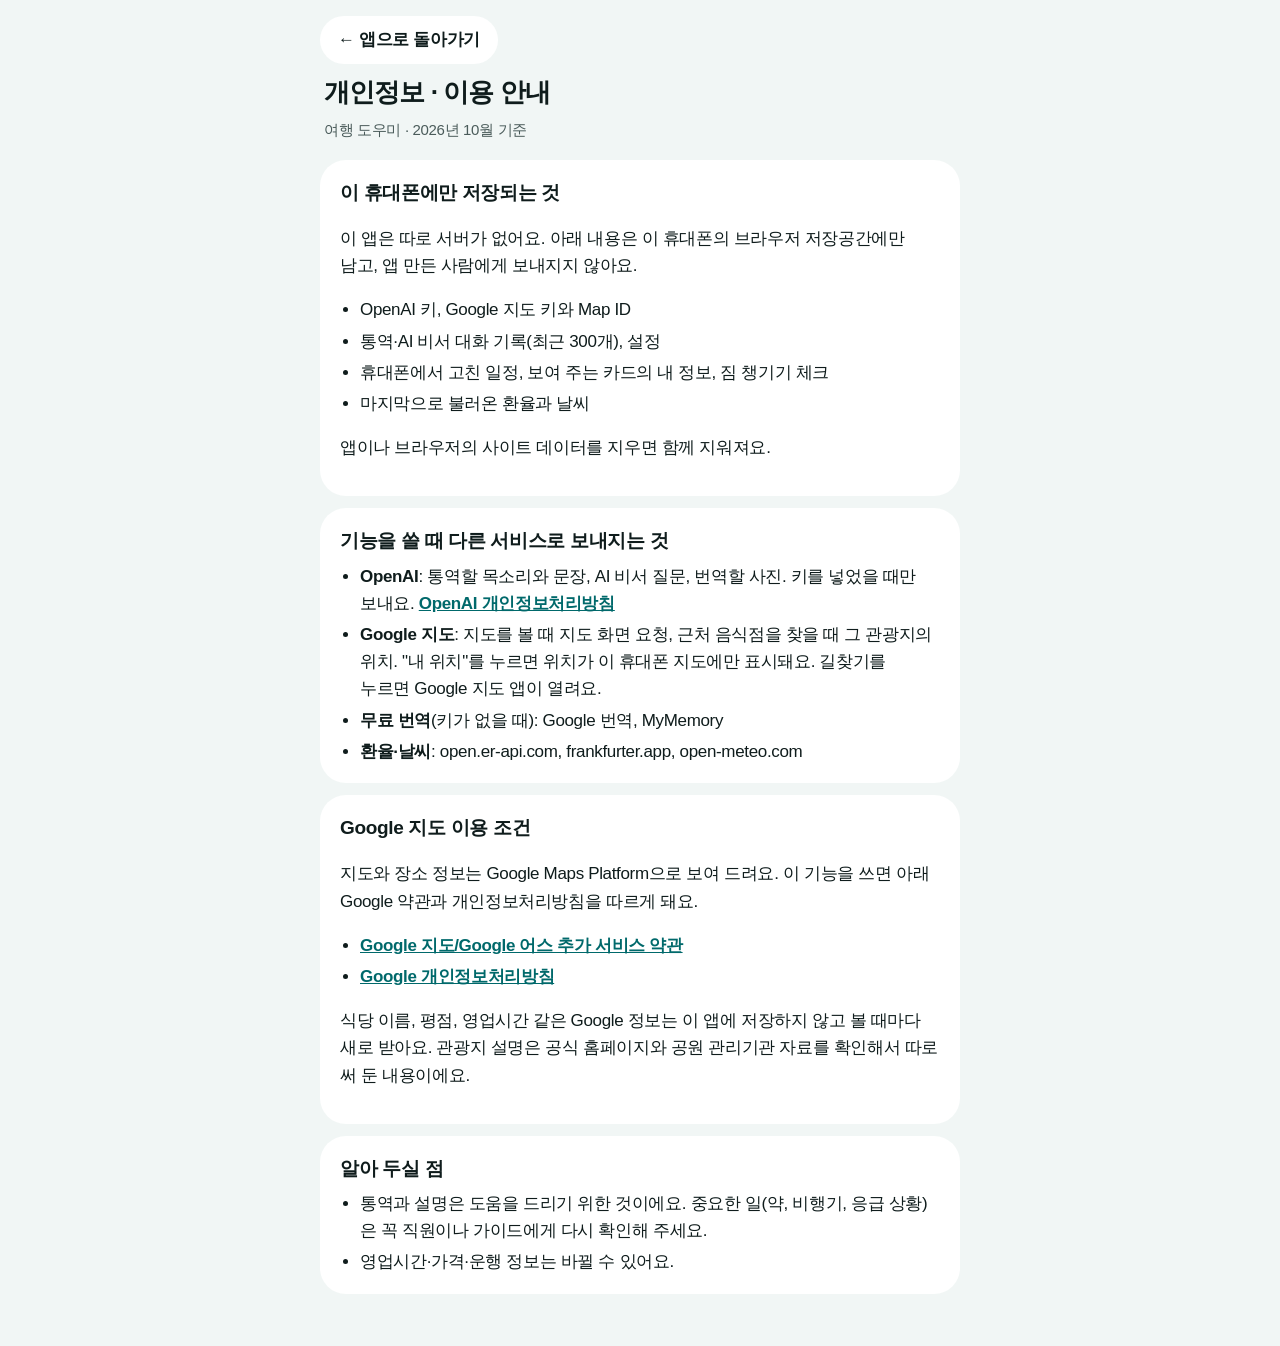
<file: privacy.html>
<!doctype html>
<html lang="ko">
<head>
<meta charset="utf-8">
<meta name="viewport" content="width=device-width,initial-scale=1,viewport-fit=cover">
<title>개인정보 · 이용 안내 – 여행 도우미</title>
<link rel="icon" href="icon.svg" type="image/svg+xml">
<style>
:root { --bg: #F1F6F5; --surface: #fff; --text: #0F1C1C; --muted: #4A5B5A; --primary: #00696B; color-scheme: light; }
@media (prefers-color-scheme: dark) { :root { --bg: #0E1514; --surface: #1A2322; --text: #DDE4E3; --muted: #A9B6B4; --primary: #80D5D1; color-scheme: dark; } }
body { margin: 0; background: var(--bg); color: var(--text); font-family: "Pretendard Variable", Pretendard, -apple-system, "Apple SD Gothic Neo", "Noto Sans KR", sans-serif;
  letter-spacing: -0.02em; word-break: keep-all; line-height: 1.6; font-size: 17px; padding: calc(16px + env(safe-area-inset-top)) 16px 40px; }
main { max-width: 640px; margin: 0 auto; }
h1 { font-size: 26px; margin: 8px 4px 4px; letter-spacing: -0.035em; }
.sub { color: var(--muted); margin: 0 4px 18px; font-size: 15px; }
section { background: var(--surface); border-radius: 26px; padding: 18px 20px; margin-bottom: 12px; }
h2 { font-size: 19px; margin: 0 0 6px; }
ul { margin: 6px 0 0; padding-left: 20px; }
li + li { margin-top: 4px; }
a { color: var(--primary); font-weight: 650; }
.back { display: inline-flex; align-items: center; min-height: 48px; padding: 0 18px; border-radius: 24px; background: var(--surface); color: var(--text); text-decoration: none; font-weight: 700; }
</style>
</head>
<body>
<main>
<a class="back" href="./" onclick="if (history.length > 1) { history.back(); return false; }">← 앱으로 돌아가기</a>
<h1>개인정보 · 이용 안내</h1>
<p class="sub">여행 도우미 · 2026년 10월 기준</p>

<section>
  <h2>이 휴대폰에만 저장되는 것</h2>
  <p>이 앱은 따로 서버가 없어요. 아래 내용은 이 휴대폰의 브라우저 저장공간에만 남고, 앱 만든 사람에게 보내지지 않아요.</p>
  <ul>
    <li>OpenAI 키, Google 지도 키와 Map ID</li>
    <li>통역·AI 비서 대화 기록(최근 300개), 설정</li>
    <li>휴대폰에서 고친 일정, 보여 주는 카드의 내 정보, 짐 챙기기 체크</li>
    <li>마지막으로 불러온 환율과 날씨</li>
  </ul>
  <p>앱이나 브라우저의 사이트 데이터를 지우면 함께 지워져요.</p>
</section>

<section>
  <h2>기능을 쓸 때 다른 서비스로 보내지는 것</h2>
  <ul>
    <li><b>OpenAI</b>: 통역할 목소리와 문장, AI 비서 질문, 번역할 사진. 키를 넣었을 때만 보내요. <a href="https://openai.com/policies/privacy-policy/" target="_blank" rel="noopener">OpenAI 개인정보처리방침</a></li>
    <li><b>Google 지도</b>: 지도를 볼 때 지도 화면 요청, 근처 음식점을 찾을 때 그 관광지의 위치. "내 위치"를 누르면 위치가 이 휴대폰 지도에만 표시돼요. 길찾기를 누르면 Google 지도 앱이 열려요.</li>
    <li><b>무료 번역</b>(키가 없을 때): Google 번역, MyMemory</li>
    <li><b>환율·날씨</b>: open.er-api.com, frankfurter.app, open-meteo.com</li>
  </ul>
</section>

<section>
  <h2>Google 지도 이용 조건</h2>
  <p>지도와 장소 정보는 Google Maps Platform으로 보여 드려요. 이 기능을 쓰면 아래 Google 약관과 개인정보처리방침을 따르게 돼요.</p>
  <ul>
    <li><a href="https://maps.google.com/help/terms_maps/" target="_blank" rel="noopener">Google 지도/Google 어스 추가 서비스 약관</a></li>
    <li><a href="https://policies.google.com/privacy" target="_blank" rel="noopener">Google 개인정보처리방침</a></li>
  </ul>
  <p>식당 이름, 평점, 영업시간 같은 Google 정보는 이 앱에 저장하지 않고 볼 때마다 새로 받아요. 관광지 설명은 공식 홈페이지와 공원 관리기관 자료를 확인해서 따로 써 둔 내용이에요.</p>
</section>

<section>
  <h2>알아 두실 점</h2>
  <ul>
    <li>통역과 설명은 도움을 드리기 위한 것이에요. 중요한 일(약, 비행기, 응급 상황)은 꼭 직원이나 가이드에게 다시 확인해 주세요.</li>
    <li>영업시간·가격·운행 정보는 바뀔 수 있어요.</li>
  </ul>
</section>
</main>
</body>
</html>
</file>
